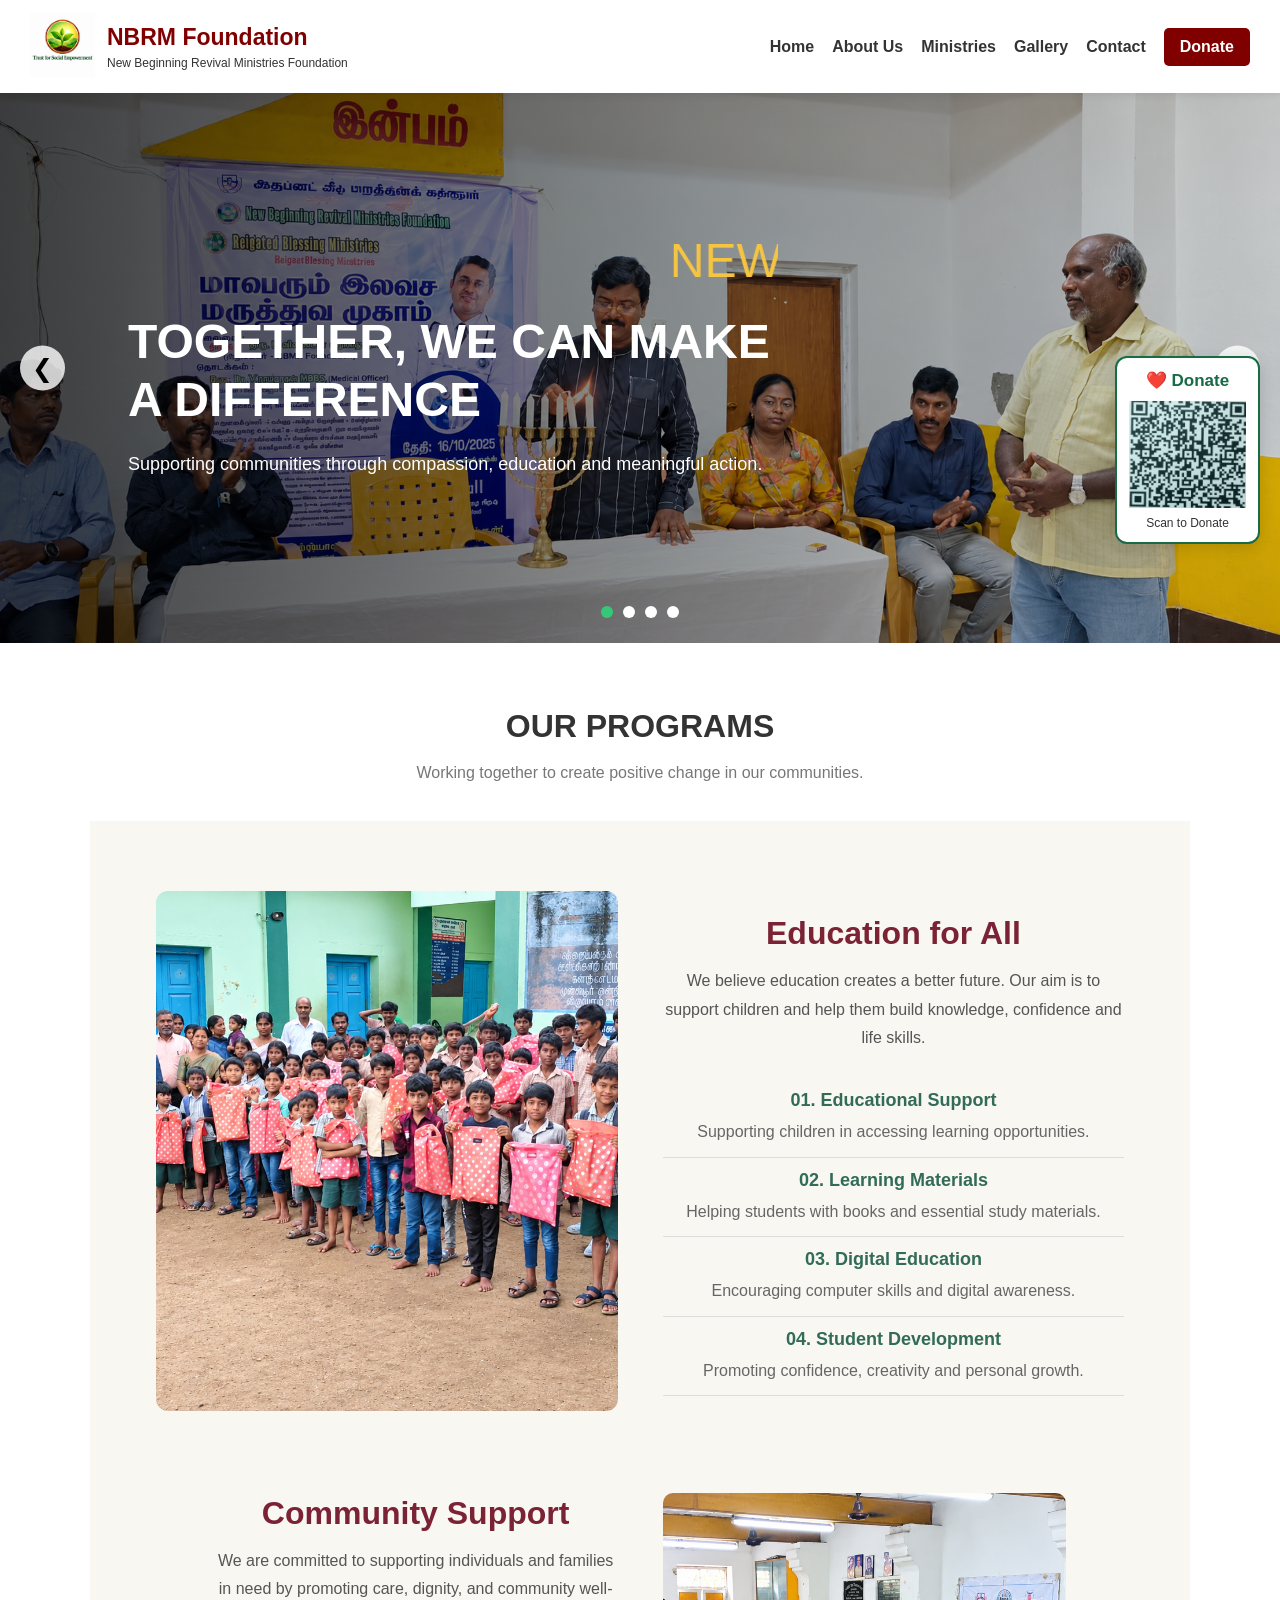
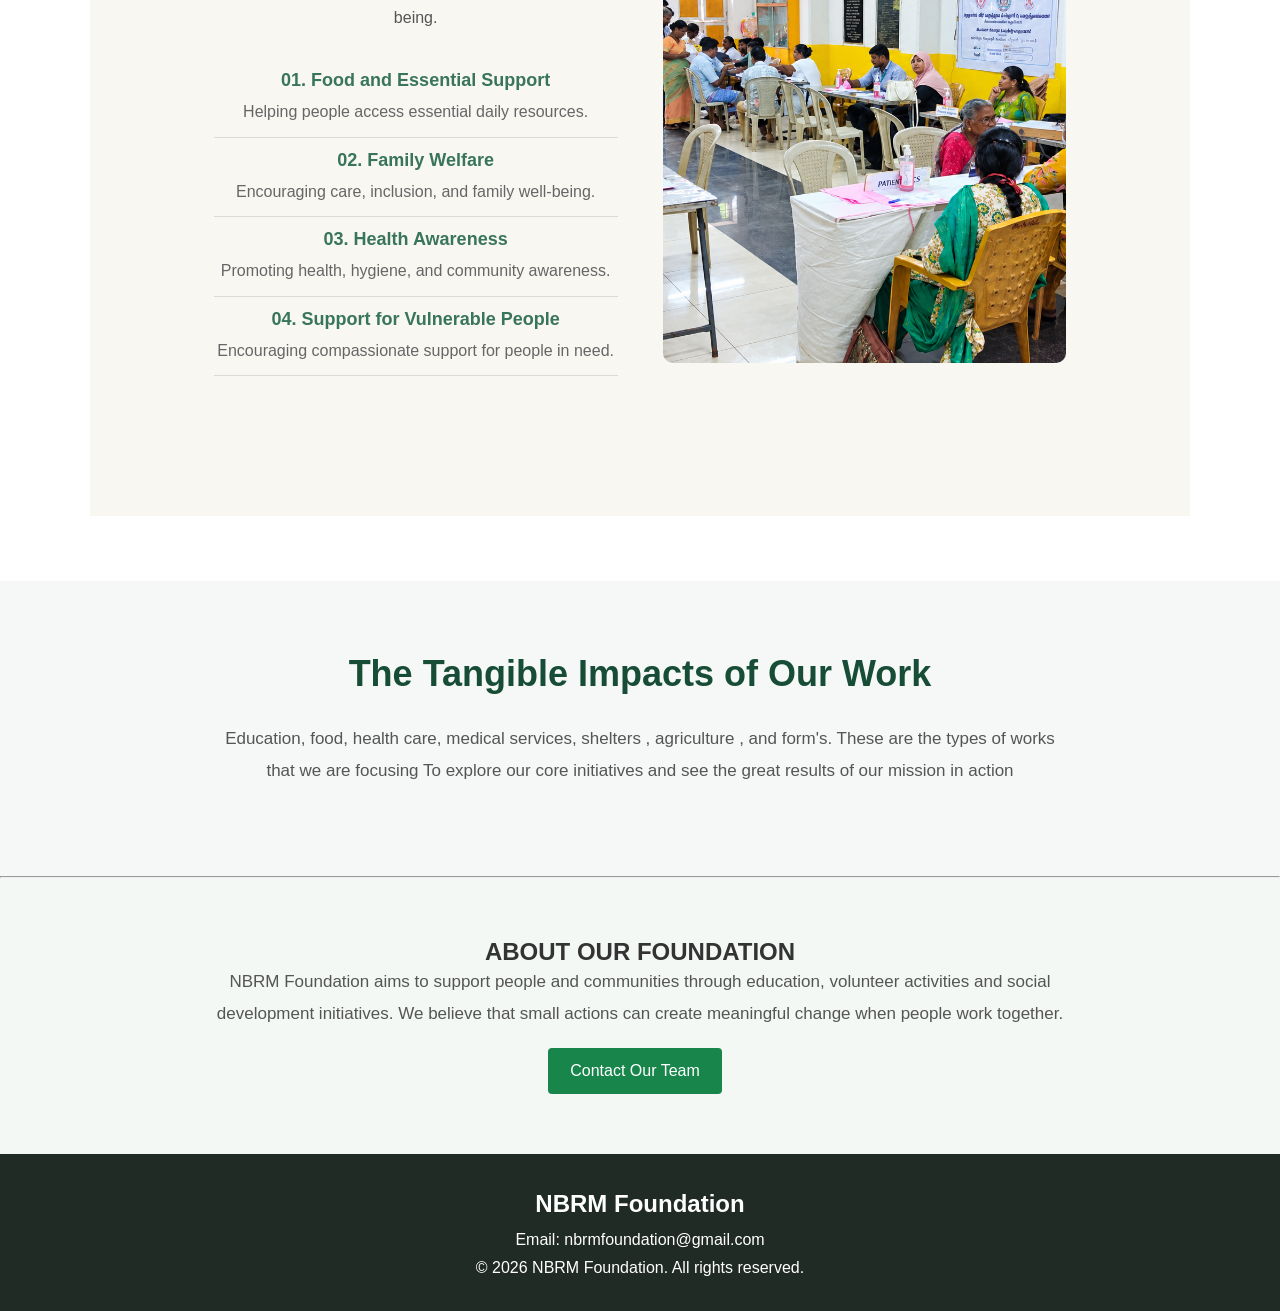
<file: index.html>
<!DOCTYPE html>
<html lang="en">
<head>
<meta charset="UTF-8">
<meta name="viewport" content="width=device-width, initial-scale=1.0">
<link rel="icon" type="png" href="Seedling Sunrise Trust Emblem.png">
<link rel="stylesheet" href="style.css">
<title>NBRM Foundation</title>
 
</head>

<body>


<header class="site-header">
  <div class="logo-section">
    <a href="index.html">
      <img src="Seedling Sunrise Trust Emblem.png"
           alt="NBRM Foundation Logo"
           class="logo">
    </a>

    <div class="brand-name">
      <h2>NBRM Foundation</h2>
      <p>New Beginning Revival Ministries Foundation</p>
    </div>
  </div>

  <nav>
    <a href="index.html"class="active">Home</a>
    <a href="about.html" class="active">About Us</a>
    <a href="ministries.html">Ministries</a>
    <a href="gallery.html">Gallery</a>
    <a href="contact.html">Contact</a>
    <a href="donation.html" class="donate-btn">Donate</a>
  </nav>
</header>
  

<!-- HOME SLIDER -->
<section class="slider" id="home">

    <div class="slide active"
         style="background-image:url('Community Medical Ceremony with Candle Lighting.png')">
        <div class="content">
            <marquee>NEW BEGINNING REVIVAL MINISTRIES FOUNDATION</marquee>
            <h1>TOGETHER, WE CAN MAKE A DIFFERENCE</h1>
            <p>
                Supporting communities through compassion,
                education and meaningful action.
            </p>
            
        </div>
    </div>

    <div class="slide"
         style="background-image:url('School\ Community\ Photo\ at\ a\ Teal\ School.png')">
        <div class="content">
            <marquee>NEW BEGINNING REVIVAL MINISTRIES FOUNDATION</marquee>
            <h1>EDUCATION FOR EVERY CHILD</h1>
            <p>
                Helping children access learning opportunities
                and build a brighter future.
            </p>
            
        </div>
    </div>

    <div class="slide"
         style="background-image:url('Busy\ Community\ Clinic\ Registration\ Hall.png')">
        <div class="content">
            <marquee>NEW BEGINNING REVIVAL MINISTRIES FOUNDATION</marquee>
            <h1>HELPING PEOPLE, CHANGING LIVES</h1>
            <p>
                Together with volunteers, we work towards
                stronger and healthier communities.
            </p>
            
        </div>
    </div>

    <div class="slide"
         style="background-image:url('horizontal.png')">
        <div class="content">
            <marquee>NEW BEGINNING REVIVAL MINISTRIES FOUNDATION</marquee>
            <h1>EDUCATION SUPPORT PROGRAM</h1>
            <p>
                Through education, care, and community support,
                that inspire hope and lasting change
            </p>
            
        </div>
    </div>

    <button class="arrow prev" onclick="changeSlide(-1)"
            aria-label="Previous slide">&#10094;</button>

    <button class="arrow next" onclick="changeSlide(1)"
            aria-label="Next slide">&#10095;</button>

    <div class="dots">
        <button class="dot active" onclick="showSlide(0)" aria-label="Slide 1"></button>
        <button class="dot" onclick="showSlide(1)" aria-label="Slide 2"></button>
        <button class="dot" onclick="showSlide(2)" aria-label="Slide 3"></button>
        <button class="dot" onclick="showSlide(3)" aria-label="Slide 4"></button>
    </div>
</section>

<!-- PROGRAMS -->
<section class="section" id="programs">
    <h2>OUR PROGRAMS</h2>
    <p class="subtitle">
        Working together to create positive change in our communities.
    </p>

    
<!-- Education Section -->
<section class="education-section" id="education">
    <div class="education-container">

        <!-- Left Side: Education Photo -->
        <div class="education-image">
            <img src="School Community Photo at a Teal School.png"
                 alt="Children learning and education">
        </div>

        <!-- Right Side: Education Topics -->
        <div class="education-content">
            <p class="section-label"></p>

            <h2>Education for All</h2>

            <p class="education-intro">
                We believe education creates a better future.
                Our aim is to support children and help them
                build knowledge, confidence and life skills.
            </p>

            <div class="education-topic">
                <h3>01. Educational Support</h3>
                <p>Supporting children in accessing learning opportunities.</p>
            </div>

            <div class="education-topic">
                <h3>02. Learning Materials</h3>
                <p>Helping students with books and essential study materials.</p>
            </div>

            <div class="education-topic">
                <h3>03. Digital Education</h3>
                <p>Encouraging computer skills and digital awareness.</p>
            </div>

            <div class="education-topic">
                <h3>04. Student Development</h3>
                <p>Promoting confidence, creativity and personal growth.</p>
            </div>

        </div>
    </div>


<!-- COMMUNITY SUPPORT SECTION -->
<section class="cs-section" id="community-support">

    <div class="cs-container">

        <!-- LEFT SIDE: CONTENT -->
        <div class="cs-content">

            <span class="cs-label"></span>

            <h2>Community Support</h2>

            <p class="cs-description">
                We are committed to supporting individuals and
                families in need by promoting care, dignity,
                and community well-being.
            </p>

            <div class="cs-item">
                <h3>01. Food and Essential Support</h3>
                <p>Helping people access essential daily resources.</p>
            </div>

            <div class="cs-item">
                <h3>02. Family Welfare</h3>
                <p>Encouraging care, inclusion, and family well-being.</p>
            </div>

            <div class="cs-item">
                <h3>03. Health Awareness</h3>
                <p>Promoting health, hygiene, and community awareness.</p>
            </div>

            <div class="cs-item">
                <h3>04. Support for Vulnerable People</h3>
                <p>Encouraging compassionate support for people in need.</p>
            </div>

        </div>

        <!-- RIGHT SIDE: IMAGE -->
        <div class="cs-image">
            <img src="Busy Community Clinic Registration Hall.png"
                 alt="Community support activities">
        </div>

    </div>

</section>

</section>

</section>


<!-- Fixed Donation QR Widget -->
<div class="donate-widget">
    <h3>❤️ Donate</h3>

    <img src="scan.jpeg"
         alt="NBRM Foundation Donation QR Code">

    <p>Scan to Donate</p>
</div>


<section class="impact-section">
    <div class="impact-content">
        <h2>The Tangible Impacts of Our Work</h2>

        <p>
           Education, food, health care, medical services, shelters , agriculture , and form's. 
These are the types of works that we are focusing 
 To explore our core initiatives and see the great results of our mission in action
        </p>

        
    </div>
</section>

<hr>

<!-- ABOUT -->
<section class="about" id="about">
    <h2>ABOUT OUR FOUNDATION</h2>
    <p>
        NBRM Foundation aims to support people and communities
        through education, volunteer activities and social
        development initiatives. We believe that small actions
        can create meaningful change when people work together.
    </p>
    <a href="contact.html" class="btn">Contact Our Team</a>
</section>

<!-- CONTACT -->
<footer id="contact">
    <h2>NBRM Foundation</h2>
    <p>Email: nbrmfoundation@gmail.com</p>
    
    <p>&copy; 2026 NBRM Foundation. All rights reserved.</p>
</footer>

<script>
const slides = document.querySelectorAll(".slide");
const dots = document.querySelectorAll(".dot");

let currentSlide = 0;
let slideTimer;

function showSlide(index) {
    slides[currentSlide].classList.remove("active");
    dots[currentSlide].classList.remove("active");

    currentSlide = (index + slides.length) % slides.length;

    slides[currentSlide].classList.add("active");
    dots[currentSlide].classList.add("active");

    startAutoSlide();
}

function changeSlide(direction) {
    showSlide(currentSlide + direction);
}

function startAutoSlide() {
    clearInterval(slideTimer);

    slideTimer = setInterval(function() {
        showSlide(currentSlide + 1);
    }, 4000);
}

startAutoSlide();
</script>

</body>
</html>
</file>
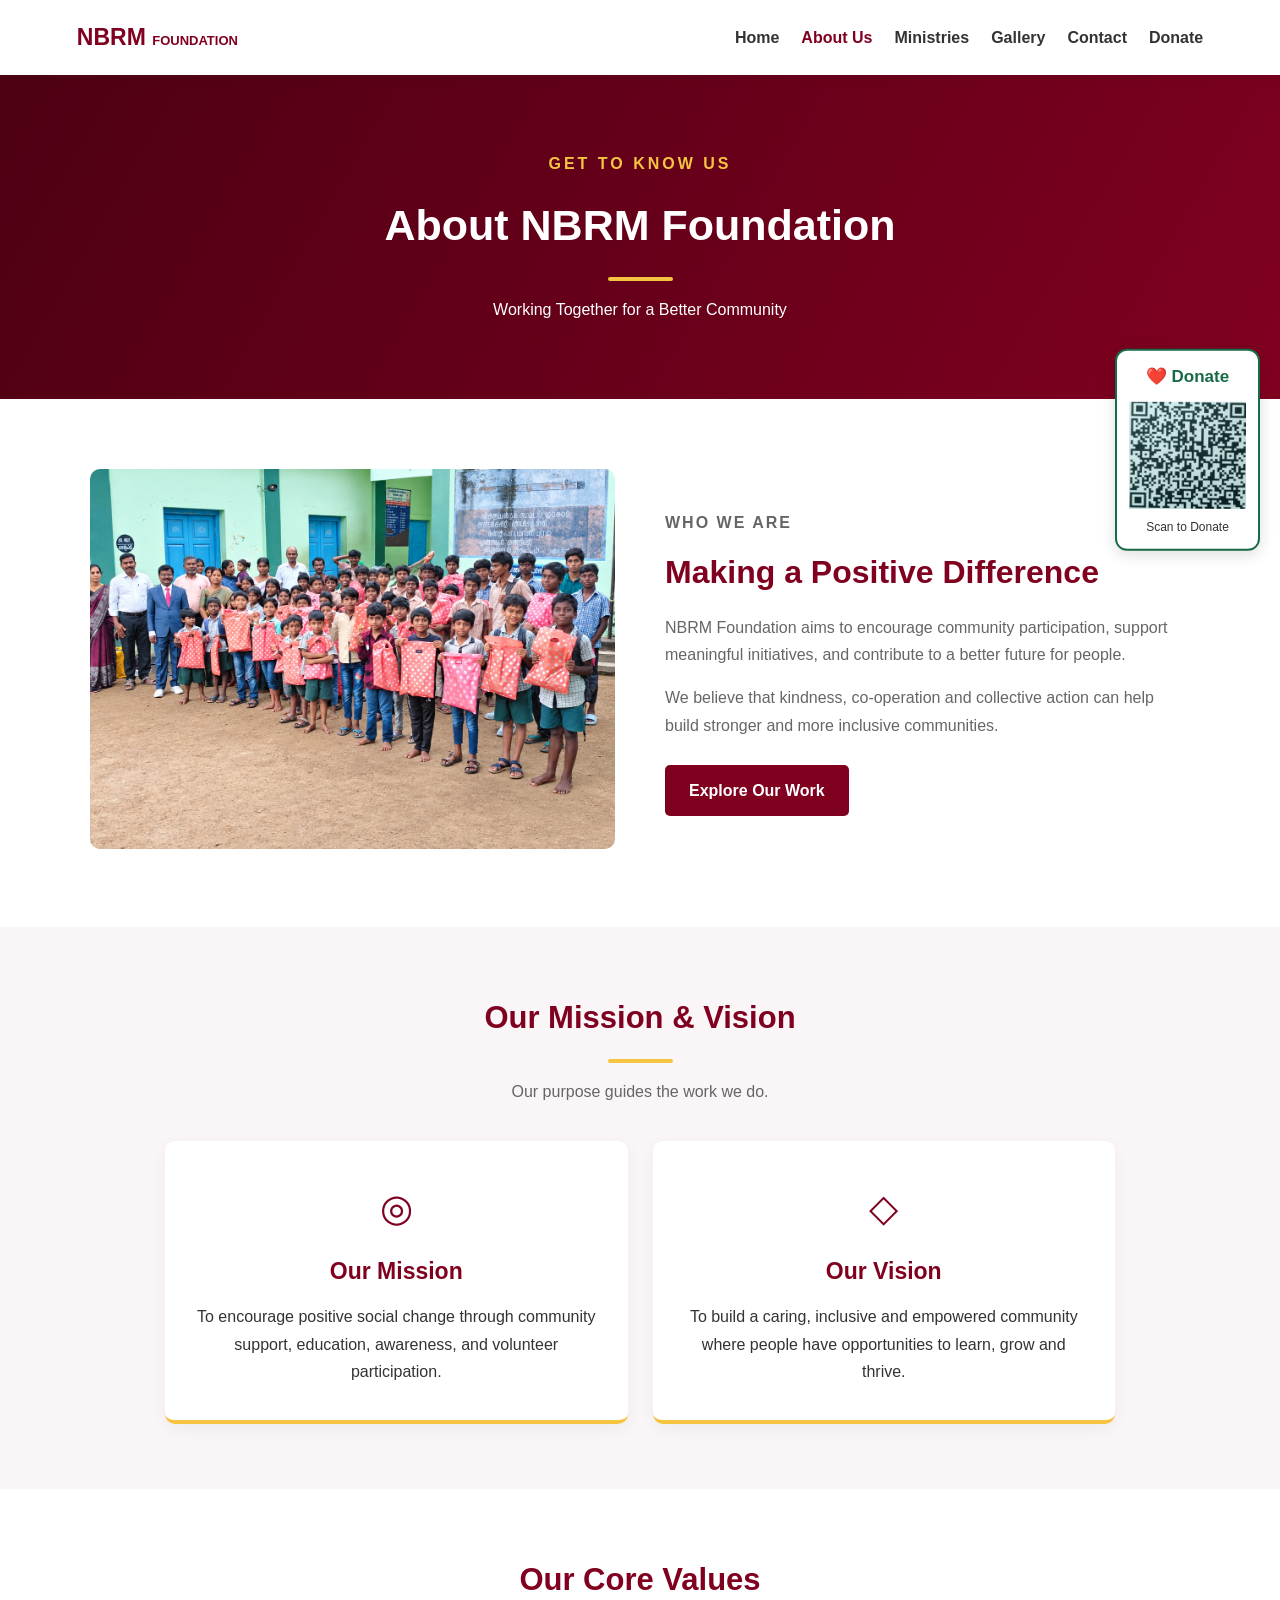
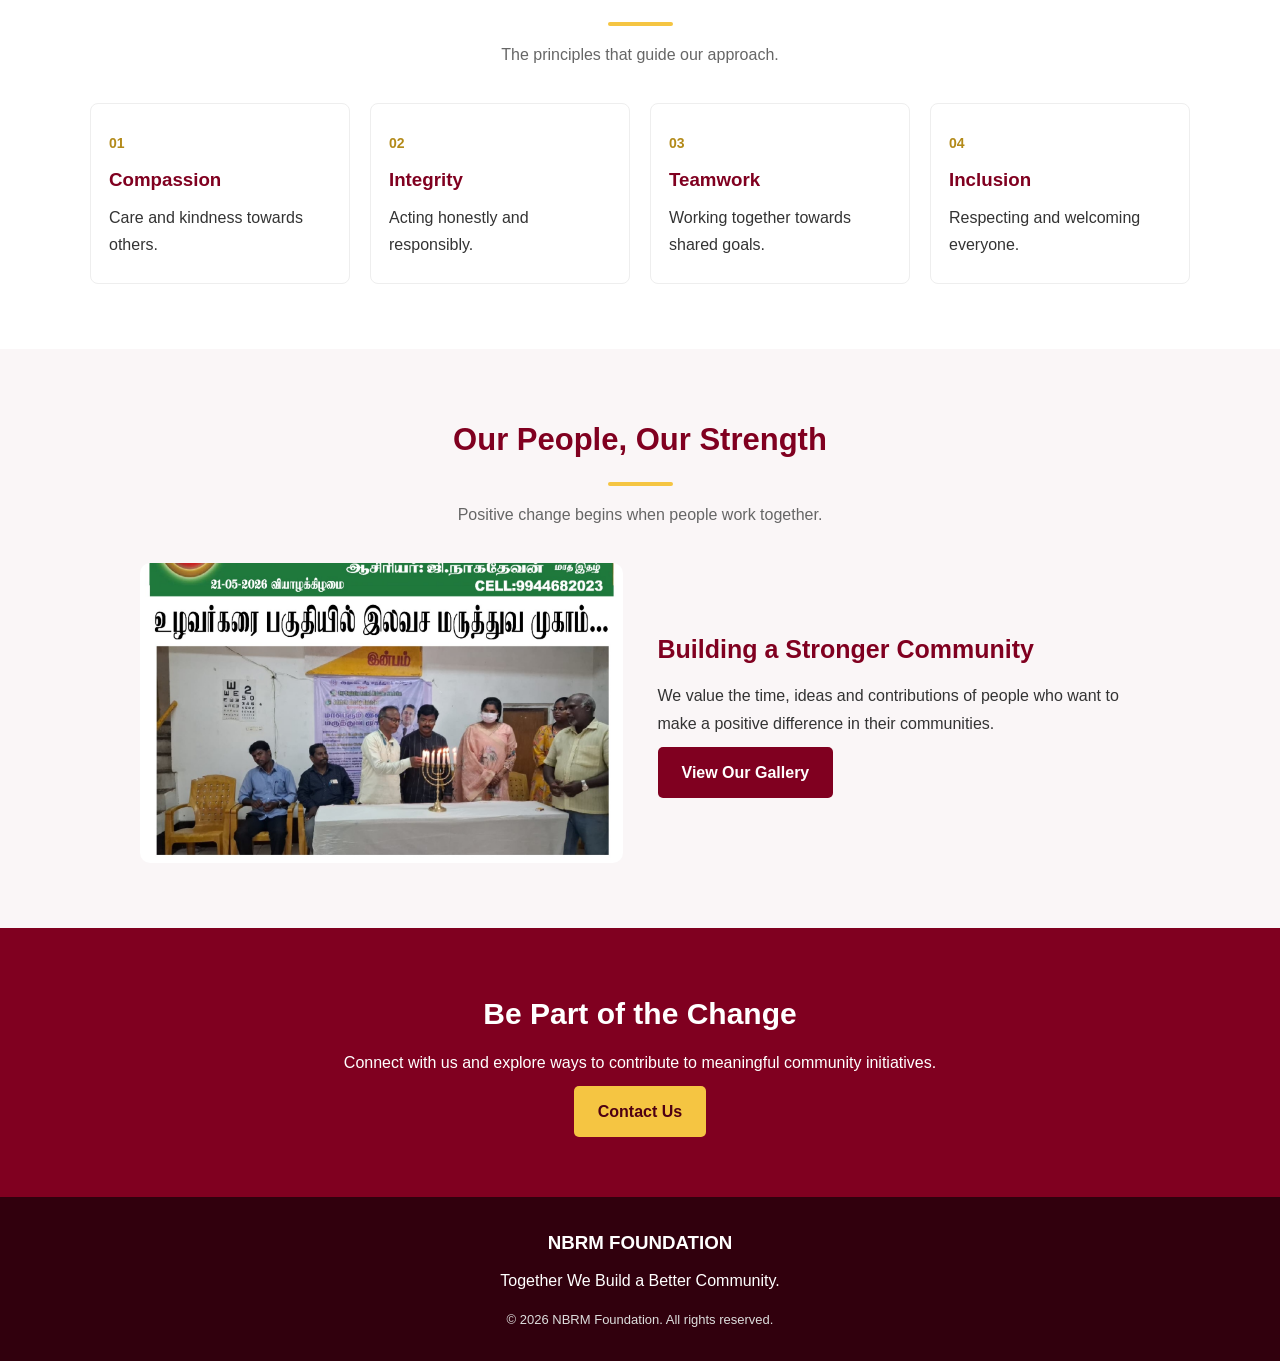
<file: about.html>
<!DOCTYPE html>
<html lang="en">
<head>
    <meta charset="UTF-8">
    <meta name="viewport" content="width=device-width, initial-scale=1.0">

    <title>About Us | NBRM Foundation</title>
    <link rel="stylesheet" href="about.css">
    <link rel="icon" type="png" href="Seedling Sunrise Trust Emblem.png">
</head>
<body>

<!-- Header -->
<header class="header">
    <a href="index.html" class="logo">
        NBRM <span>FOUNDATION</span>
    </a>

    <nav>
        <a href="index.html">Home</a>
        <a href="about.html" class="active">About Us</a>
        <a href="ministries.html">Ministries</a>
        <a href="gallery.html">Gallery</a>
        <a href="contact.html">Contact</a>
        <a href="donation.html" class="donate-btn">Donate</a>
    </nav>
</header>

<!-- Hero -->
<section class="hero">
    <p>GET TO KNOW US</p>
    <h1>About NBRM Foundation</h1>
    <div class="gold-line"></div>
    <p class="hero-text">
        Working Together for a Better Community
    </p>
</section>

<!-- About Introduction -->
<section class="about-section">
    <div class="about-image">
        <img src="School Community Photo at a Teal School.png"
             alt="Foundation community team">
    </div>

    <div class="about-content">
        <p class="small-title">WHO WE ARE</p>
        <h2>Making a Positive Difference</h2>

        <p>
            NBRM Foundation aims to encourage community
            participation, support meaningful initiatives,
            and contribute to a better future for people.
        </p>

        <p>
            We believe that kindness, co-operation and
            collective action can help build stronger
            and more inclusive communities.
        </p>

        <a href="ministries.html" class="btn">
            Explore Our Work
        </a>
    </div>
</section>

<!-- Mission and Vision -->
<section class="mission-section">
    <div class="section-heading">
        <h2>Our Mission & Vision</h2>
        <div class="gold-line"></div>
        <p>Our purpose guides the work we do.</p>
    </div>

    <div class="mission-grid">

        <div class="mission-card">
            <div class="symbol">◎</div>
            <h3>Our Mission</h3>
            <p>
                To encourage positive social change through
                community support, education, awareness,
                and volunteer participation.
            </p>
        </div>

        <div class="mission-card">
            <div class="symbol">◇</div>
            <h3>Our Vision</h3>
            <p>
                To build a caring, inclusive and empowered
                community where people have opportunities
                to learn, grow and thrive.
            </p>
        </div>

    </div>
</section>

<!-- Values -->
<section class="values-section">
    <div class="section-heading">
        <h2>Our Core Values</h2>
        <div class="gold-line"></div>
        <p>The principles that guide our approach.</p>
    </div>

    <div class="values-grid">
        <div class="value-card">
            <span>01</span>
            <h3>Compassion</h3>
            <p>Care and kindness towards others.</p>
        </div>

        <div class="value-card">
            <span>02</span>
            <h3>Integrity</h3>
            <p>Acting honestly and responsibly.</p>
        </div>

        <div class="value-card">
            <span>03</span>
            <h3>Teamwork</h3>
            <p>Working together towards shared goals.</p>
        </div>

        <div class="value-card">
            <span>04</span>
            <h3>Inclusion</h3>
            <p>Respecting and welcoming everyone.</p>
        </div>
    </div>
</section>
<!-- Fixed Donation QR Widget -->
<div class="donate-widget">
    <h3>❤️ Donate</h3>

    <img src="scan.jpeg"
         alt="NBRM Foundation Donation QR Code">

    <p>Scan to Donate</p>
</div>
<!-- Team -->
<section class="team-section">
    <div class="section-heading">
        <h2>Our People, Our Strength</h2>
        <div class="gold-line"></div>
        <p>
            Positive change begins when people work together.
        </p>
    </div>

    <div class="team-content">
        <img src="king maker.jpeg"
             alt="Community volunteers working together">

        <div>
            <h3>Building a Stronger Community</h3>
            <p>
                We value the time, ideas and contributions
                of people who want to make a positive
                difference in their communities.
            </p>
            <a href="gallery.html" class="btn">
                View Our Gallery
            </a>
        </div>
    </div>
</section>

<!-- Call to Action -->
<section class="join-section">
    <h2>Be Part of the Change</h2>
    <p>
        Connect with us and explore ways to contribute
        to meaningful community initiatives.
    </p>
    <a href="contact.html" class="join-btn">Contact Us</a>
</section>

<!-- Footer -->
<footer>
    <h3>NBRM FOUNDATION</h3>
    <p>Together We Build a Better Community.</p>
    
    <p class="copyright">
        © 2026 NBRM Foundation. All rights reserved.
    </p>
</footer>

<script src="about.js"></script>
</body>
</html>
</file>
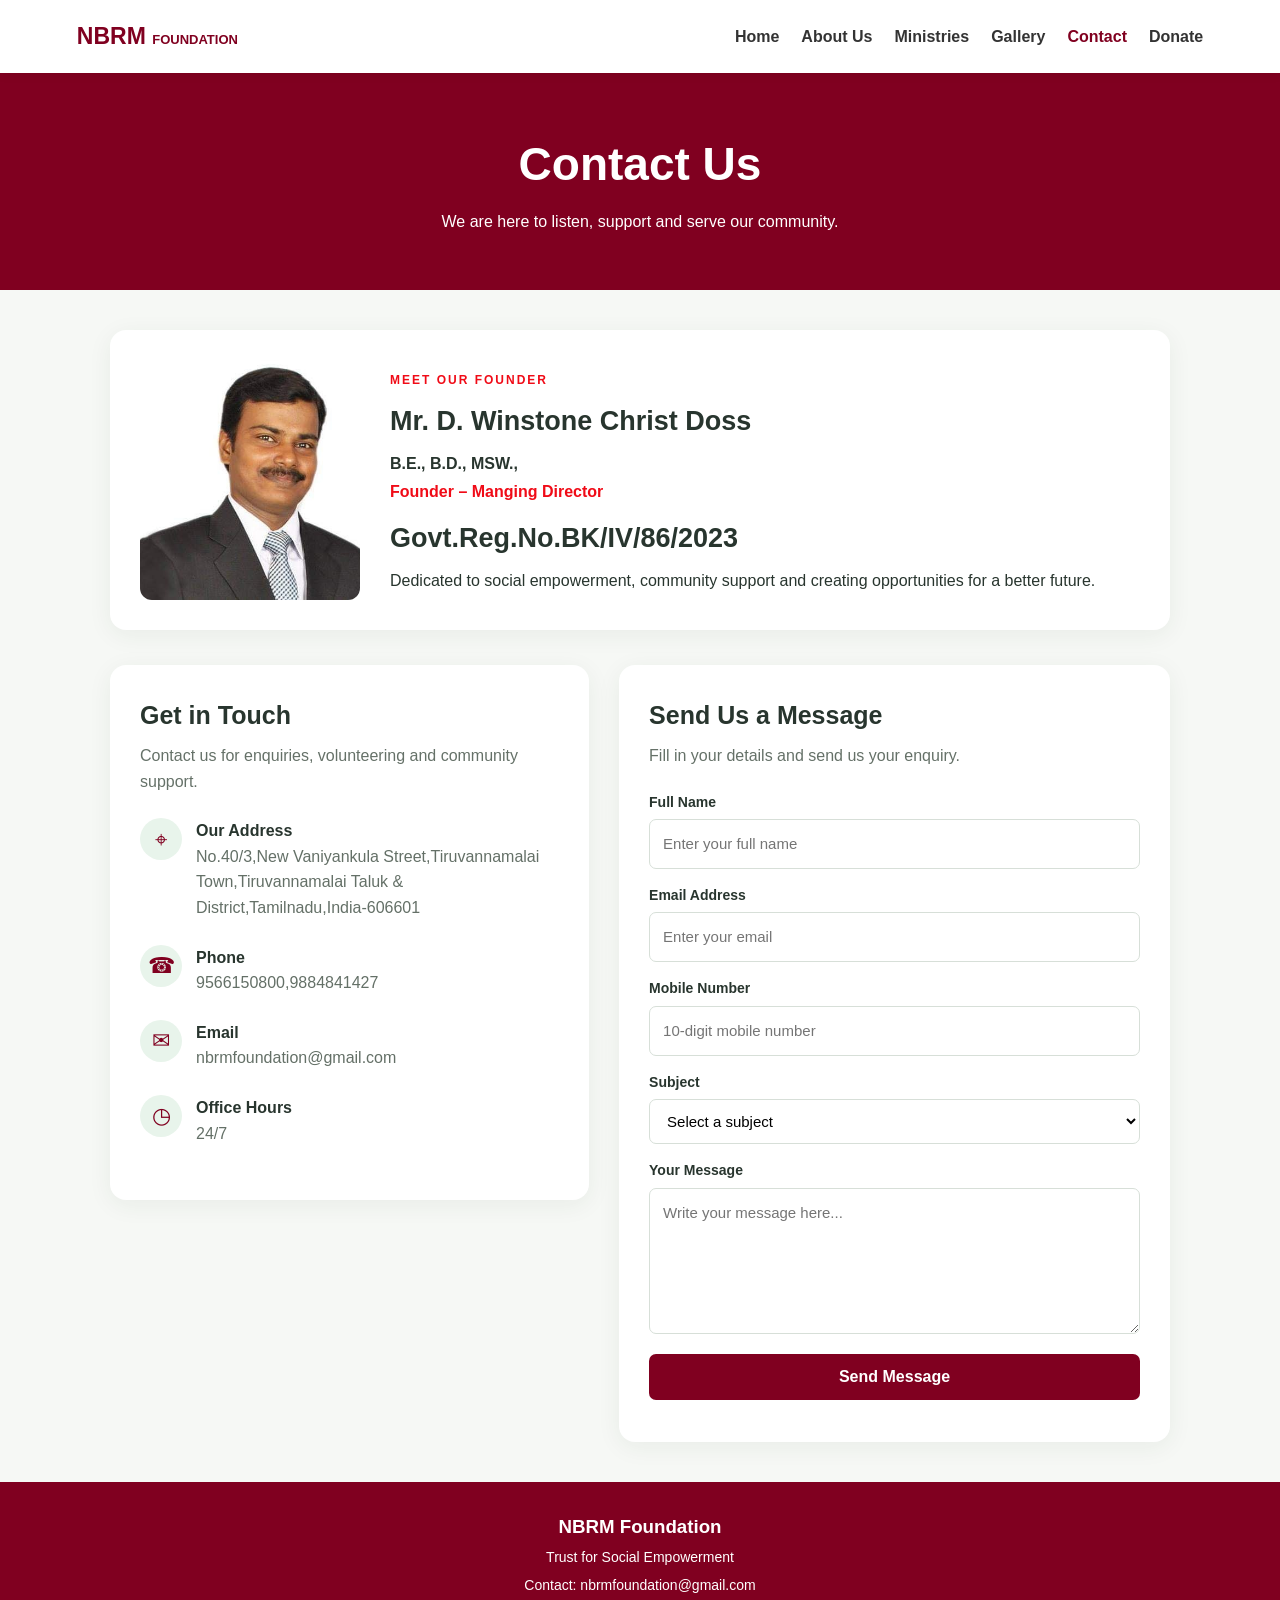
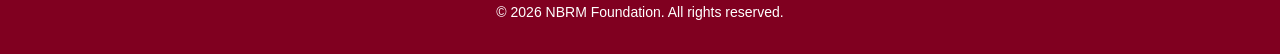
<file: contact.html>
<!DOCTYPE html>
<html lang="en">
<head>
  <meta charset="UTF-8">
  <meta name="viewport" content="width=device-width, initial-scale=1.0">
  <title>Contact Us | NBRM Foundation</title>
  <link rel="stylesheet" href="contact.css">
</head>
<body>

<header class="header">
    <a href="index.html" class="logo">
        NBRM <span>FOUNDATION</span>
    </a>

    <nav>
        <a href="index.html">Home</a>
        <a href="about.html" ">About Us</a>
        <a href="ministries.html">Ministries</a>
        <a href="gallery.html">Gallery</a>
        <a href="contact.html"class="active">Contact</a>
        <a href="donation.html" class="donate-btn">Donate</a>
    </nav>
</header>

<section class="hero">
  <h1>Contact Us</h1>
  <p>We are here to listen, support and serve our community.</p>
</section>

<main class="container">

  <!-- Founder profile -->
  <section class="founder-card">
    <div class="founder-image">
      <img src="PROFILE.jpeg"
           alt="Founder of NBRM Foundation"
           onerror="this.style.display='none';
           document.getElementById('photoFallback').style.display='flex';">

      <div id="photoFallback" class="photo-fallback">
        Add Founder Photo
      </div>
    </div>

    <div class="founder-info">
      <span class="eyebrow">MEET OUR FOUNDER</span>
      <h2>Mr. D. Winstone Christ Doss</h2>
      <p class="qualification">B.E., B.D., MSW.,</p>
      <p class="role">Founder – Manging Director </p>
      <h2>Govt.Reg.No.BK/IV/86/2023</h2>
      <p>
        Dedicated to social empowerment, community support
        and creating opportunities for a better future.
      </p>
    </div>
  </section>

  <!-- Contact details -->
  <section class="contact-grid">

    <div class="contact-info">
      <h2>Get in Touch</h2>
      <p>Contact us for enquiries, volunteering and community support.</p>

      <div class="info-item">
        <span class="info-icon">⌖</span>
        <div>
          <h3>Our Address</h3>
          <p>No.40/3,New Vaniyankula Street,Tiruvannamalai Town,Tiruvannamalai Taluk & District,Tamilnadu,India-606601</p>
        </div>
      </div>

      <div class="info-item">
        <span class="info-icon">☎</span>
        <div>
          <h3>Phone</h3>
          <p>9566150800,9884841427</p>
        </div>
      </div>

      <div class="info-item">
        <span class="info-icon">✉</span>
        <div>
          <h3>Email</h3>
          <a href="mailto:nbrmfoundation@gmail.com">
            nbrmfoundation@gmail.com
          </a>
        </div>
      </div>

      <div class="info-item">
        <span class="info-icon">◷</span>
        <div>
          <h3>Office Hours</h3>
          <p>24/7</p>
        </div>
      </div>
    </div>

    <!-- Contact form -->
    <div class="contact-form-card">
      <h2>Send Us a Message</h2>
      <p>Fill in your details and send us your enquiry.</p>

      <form id="contactForm">
        <label for="name">Full Name</label>
        <input id="name" name="name" type="text"
               placeholder="Enter your full name" required>

        <label for="email">Email Address</label>
        <input id="email" name="email" type="email"
               placeholder="Enter your email" required>

        <label for="phone">Mobile Number</label>
        <input id="phone" name="phone" type="tel"
               inputmode="numeric" pattern="[0-9]{10}"
               placeholder="10-digit mobile number" required>

        <label for="subject">Subject</label>
        <select id="subject" name="subject" required>
          <option value="">Select a subject</option>
          <option>General Enquiry</option>
          <option>Community Support</option>
          <option>Volunteering</option>
          <option>Donation Enquiry</option>
          <option>Other</option>
        </select>

        <label for="message">Your Message</label>
        <textarea id="message" name="message" rows="5"
                  placeholder="Write your message here..."
                  required></textarea>

        <button type="submit" id="submitBtn">Send Message</button>
        <p id="formStatus" role="status" aria-live="polite"></p>
      </form>
    </div>

  </section>
</main>

<footer>
  <h3>NBRM Foundation</h3>
  <p>Trust for Social Empowerment</p>
  <p>Contact: nbrmfoundation@gmail.com</p>
  <p>© <span id="year"></span> NBRM Foundation. All rights reserved.</p>
</footer>

<script src="contact.js"></script>
</body>
</html>
</file>
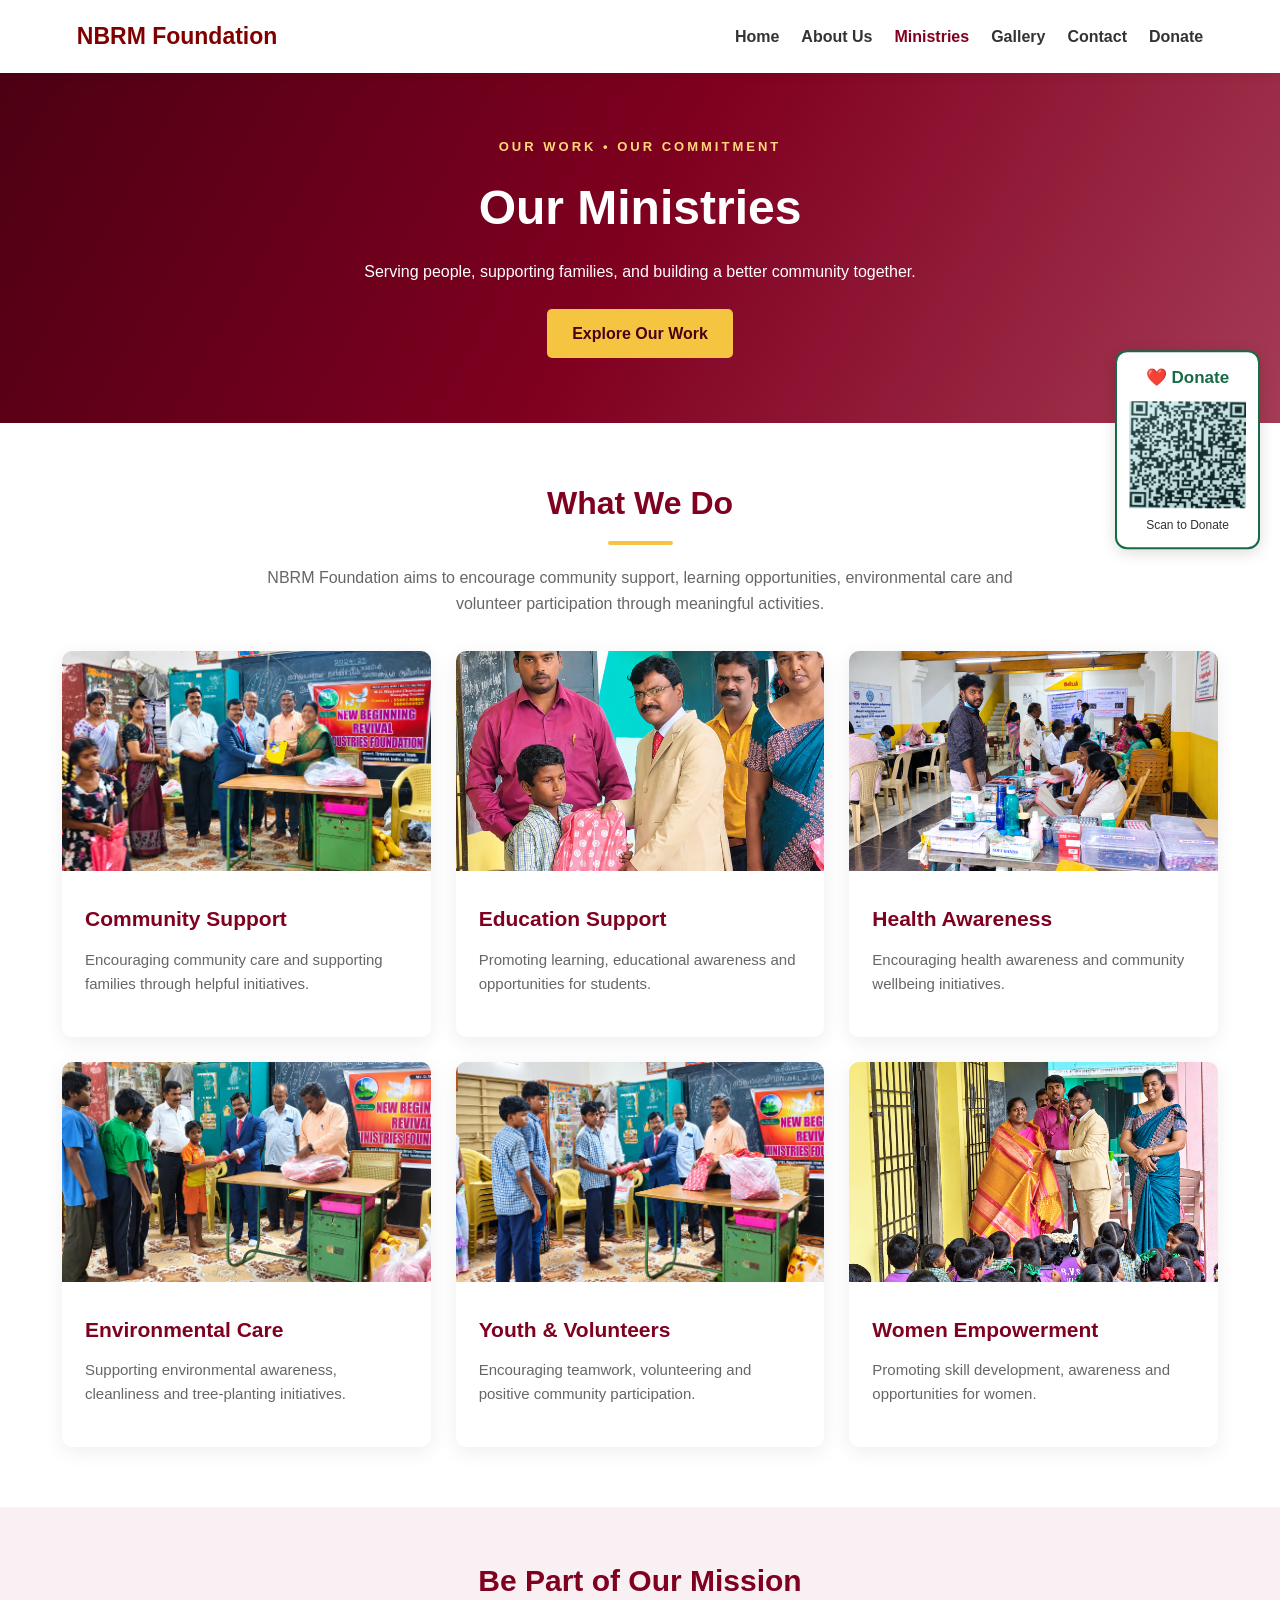
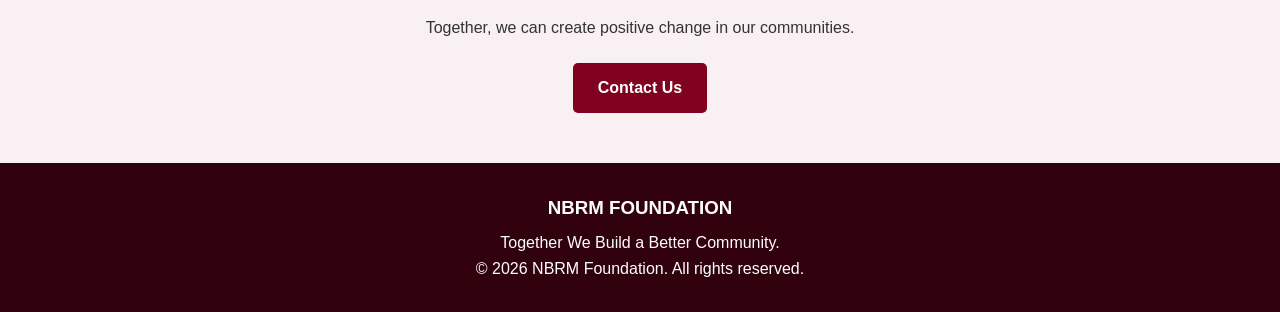
<file: ministries.html>
<!DOCTYPE html>
<html lang="en">
<head>
    <meta charset="UTF-8">
    <meta name="viewport" content="width=device-width, initial-scale=1.0">

    <title>Our Ministries | NBRM Foundation</title>
    <link rel="stylesheet" href="ministries.css">
    <link rel="icon" type="png" href="Seedling Sunrise Trust Emblem.png">
</head>
<body>

<!-- Header -->
<header class="header">
    <div class="logo-section">
    

    <div class="brand-name">
      <h2>NBRM Foundation</h2>
    
    </div>
  </div>


    <nav>
        <a href="index.html">Home</a>
        <a href="about.html">About Us</a>
        <a href="ministries.html" class="active">Ministries</a>
        <a href="gallery.html">Gallery</a>
        <a href="contact.html">Contact</a>
        <a href="donation.html" class="donate-btn">Donate</a>
    </nav>
</header>

<!-- Hero Section -->
<section class="hero">
    <div>
        <p class="subtitle">OUR WORK • OUR COMMITMENT</p>
        <h1>Our Ministries</h1>
        <p>
            Serving people, supporting families,
            and building a better community together.
        </p>
        <a href="#services" class="hero-btn">Explore Our Work</a>
    </div>
</section>

<!-- Introduction -->
<section class="intro">
    <h2>What We Do</h2>
    <div class="line"></div>
    <p>
        NBRM Foundation aims to encourage community support,
        learning opportunities, environmental care and
        volunteer participation through meaningful activities.
    </p>
</section>

<!-- Ministry Cards -->
<section class="services" id="services">

    <article class="card">
        <img src="Community Donation Ceremony in Classroom.png"
             alt="Community support">
        <div class="card-content">
            <span class="number"></span>
            <h3>Community Support</h3>
            <p>
                Encouraging community care and supporting
                families through helpful initiatives.
            </p>
           
        </div>
    </article>

    <article class="card">
        <img src="comunity.png"
             alt="Education support">
        <div class="card-content">
            <span class="number"></span>
            <h3>Education Support</h3>
            <p>
                Promoting learning, educational awareness
                and opportunities for students.
            </p>
            
        </div>
    </article>

    <article class="card">
        <img src="awarw.png"
             alt="Health awareness">
        <div class="card-content">
            <span class="number"></span>
            <h3>Health Awareness</h3>
            <p>
                Encouraging health awareness and
                community wellbeing initiatives.
            </p>
            
        </div>
    </article>

    <article class="card">
        <img src="school.png"
             alt="Environmental care">
        <div class="card-content">
            <span class="number"></span>
            <h3>Environmental Care</h3>
            <p>
                Supporting environmental awareness,
                cleanliness and tree-planting initiatives.
            </p>
            
        </div>
    </article>

    <article class="card">
        <img src="events.png "
             alt="Community volunteers">
        <div class="card-content">
            <span class="number"></span>
            <h3>Youth & Volunteers</h3>
            <p>
                Encouraging teamwork, volunteering
                and positive community participation.
            </p>
            
        </div>
    </article>

    <article class="card">
        <img src="School Ceremony Shawl Presentation.png"
             alt="Women skill development">
        <div class="card-content">
            <span class="number"></span>
            <h3>Women Empowerment</h3>
            <p>
                Promoting skill development, awareness
                and opportunities for women.
            </p>
            
        </div>
    </article>

</section>

<!-- Volunteer Section -->
<section class="join">
    <h2>Be Part of Our Mission</h2>
    <p>
        Together, we can create positive change
        in our communities.
    </p>
    <a href="contact.html" class="join-btn">Contact Us</a>
</section>
<!-- Fixed Donation QR Widget -->
<div class="donate-widget">
    <h3>❤️ Donate</h3>

    <img src="scan.jpeg"
         alt="NBRM Foundation Donation QR Code">

    <p>Scan to Donate</p>
</div>
<!-- Footer -->
<footer>
    <h3>NBRM FOUNDATION</h3>
    <p>Together We Build a Better Community.</p>
    <p>© 2026 NBRM Foundation. All rights reserved.</p>
</footer>

<script src="ministries.js"></script>
</body>
</html>
</file>
<file: style.css>
* {
    margin: 0;
    padding: 0;
    box-sizing: border-box;
}

body {
    font-family: Arial, sans-serif;
    color: #333;
}

/* Header */

.site-header {
  display: flex;
  align-items: center;
  justify-content: space-between;
  padding: 12px 30px;
  background: white;
  box-shadow: 0 2px 8px #00000015;
  position: sticky;
  top: 0;
  z-index: 1000;
}

.logo-section {
  display: flex;
  align-items: center;
  gap: 12px;
}

.logo {
  width: 65px;
  height: 65px;
  object-fit: contain;
}


.brand-name h2 {
  margin: 0;
  color: #800000;
  font-size: 23px;
}

.brand-name p {
  margin: 5px 0 0;
  font-size: 12px;
}

.site-header nav {
  display: flex;
  align-items: center;
  gap: 18px;
}

.site-header nav a {
  text-decoration: none;
  color: #333;
  font-weight: 600;
}

.site-header nav .donate-btn {
  background: #800000;
  color: white;
  padding: 10px 16px;
  border-radius: 5px;
}

@media (max-width: 768px) {
  .site-header {
    flex-wrap: wrap;
    gap: 15px;
  }

  .brand-name h2 {
    font-size: 18px;
  }

  .site-header nav {
    flex-wrap: wrap;
    gap: 12px;
  }
}
/* Home Slider */
.slider {
    height: 550px;
    position: relative;
    overflow: hidden;
}

.slide {
    position: absolute;
    inset: 0;
    display: flex;
    align-items: center;
    padding: 0 10%;
    background-size: cover;
    background-position: center;
    opacity: 0;
    transition: opacity 1s ease;
}

.slide.active {
    opacity: 1;
}

.slide::before {
    content: "";
    position: absolute;
    inset: 0;
    background: linear-gradient(
        90deg,
        rgba(0,0,0,.75),
        rgba(0,0,0,.15)
    );
}

.content {
    position: relative;
    z-index: 2;
    color: white;
    max-width: 650px;
}
.content marquee {
    position: relative;
    color: #F5C542;
    font-size: 48px;
    margin-bottom: 20px;
    line-height: 1.2;
    font:italic;
}

.content h1 {
    font-size: 48px;
    margin-bottom: 20px;
    line-height: 1.2;
}

.content p {
    font-size: 18px;
    line-height: 1.7;
    margin-bottom: 25px;
}

.btn {
    display: inline-block;
    padding: 14px 22px;
    margin-right: 10px;
    background: #18864b;
    color: white;
    text-decoration: none;
    border-radius: 4px;
}

.btn:hover {
    background: #116537;
}


.community-container {
    display: grid;
    grid-template-columns: 1fr 1fr;
    align-items: center;
    gap: 40px;
}

.community-content {
    grid-column: 1;
    grid-row: 1;
}

.community-image {
    grid-column: 2;
    grid-row: 1;
}

.community-image img {
    width: 100%;
    height: 430px;
    object-fit: cover;
    border-radius: 12px;
}

@media (max-width: 768px) {
    .community-container {
        grid-template-columns: 1fr;
    }

    .community-content,
    .community-image {
        grid-column: 1;
        grid-row: auto;
    }
}



/* Education Section */
.education-section {
    padding: 70px 6%;
    background: #f8f7f2;
}

.education-container {
    max-width: 1200px;
    margin: auto;
    display: grid;
    grid-template-columns: 1fr 1fr;
    gap: 45px;
    align-items: center;
}

/* Left image */
.education-image img {
    width: 100%;
    height: 520px;
    object-fit: cover;
    display: block;
    border-radius: 12px;
}

/* Right content */
.education-content {
    color: #333;
}

.section-label {
    color: #8a2638;
    font-weight: bold;
    letter-spacing: 2px;
    font-size: 13px;
}

.education-content h2 {
    color: #7b2335;
    font-size: 36px;
    margin: 10px 0 18px;
}

.education-intro {
    line-height: 1.8;
    color: #555;
    margin-bottom: 25px;
}

.education-topic {
    padding: 12px 0;
    border-bottom: 1px solid #ddd;
}

.education-topic h3 {
    font-size: 18px;
    color: #326b58;
    margin: 0 0 8px;
}

.education-topic p {
    line-height: 1.6;
    color: #666;
    margin: 0;
}

/* Mobile responsive */
@media (max-width: 768px) {
    .education-section {
        padding: 35px 5%;
    }

    .education-container {
        grid-template-columns: 1fr;
        gap: 25px;
    }

    .education-image img {
        height: 300px;
    }

    .education-content h2 {
        font-size: 28px;
    }
}



/* Education Section */
.community-section {
    padding: 70px 6%;
    background: #f8f7f2;
}

.community-container {
    max-width: 1200px;
    margin: auto;
    display: grid;
    grid-template-columns: 1fr 1fr;
    gap: 45px;
    align-items: center;
}

/* Left image */
.community-image img {
    width: 100%;
    height: 520px;
    object-fit: cover;
    display: block;
    border-radius: 12px;
}

/* Right content */
.community-content {
    color: #333;
}

.section-label {
    color: #8a2638;
    font-weight: bold;
    letter-spacing: 2px;
    font-size: 13px;
}

.community-content h2 {
    color: #7b2335;
    font-size: 36px;
    margin: 10px 0 18px;
}

.community-intro {
    line-height: 1.8;
    color: #555;
    margin-bottom: 25px;
}

.community-topic {
    padding: 12px 0;
    border-bottom: 1px solid #ddd;
}

.community-topic h3 {
    font-size: 18px;
    color: #326b58;
    margin: 0 0 8px;
}

.community-topic p {
    line-height: 1.6;
    color: #666;
    margin: 0;
}

/* Mobile responsive */
@media (max-width: 768px) {
    .community-section {
        padding: 35px 5%;
    }

    .community-container {
        grid-template-columns: 1fr;
        gap: 25px;
    }

    .community-image img {
        height: 300px;
    }

    .community-content h2 {
        font-size: 28px;
    }
}




/* Community Support Layout */
.support-section {
    width: 100%;
    padding: 50px 20px;
    background-color: #f8f7f2;
    box-sizing: border-box;
}

.support-row {
    display: flex !important;
    flex-direction: row !important;
    align-items: center;
    gap: 35px;
    max-width: 1200px;
    margin: 0 auto;
}

.support-text {
    flex: 1 1 50%;
    min-width: 0;
}

.support-photo {
    flex: 1 1 50%;
    min-width: 0;
}

.support-photo img {
    display: block;
    width: 100%;
    height: 400px;
    object-fit: cover;
    border-radius: 10px;
}

.support-text h2 {
    color: #7b2335;
    font-size: 32px;
    margin-bottom: 15px;
}

.support-text h3 {
    color: #39745d;
    font-size: 18px;
    margin-top: 20px;
    margin-bottom: 5px;
}

.support-text p {
    color: #555;
    line-height: 1.7;
}

/* Mobile Screen */
@media screen and (max-width: 768px) {
    .support-row {
        flex-direction: column !important;
    }

    .support-text,
    .support-photo {
        width: 100%;
        flex: 0 0 100%;
    }

    .support-photo img {
        height: 280px;
    }
}



/* COMMUNITY SUPPORT */
.cs-section {
    padding: 70px 6%;
    background: #f8f7f2;
    box-sizing: border-box;
}

.cs-container {
    max-width: 1200px;
    margin: 0 auto;
    display: flex;
    align-items: center;
    gap: 45px;
}

.cs-content {
    width: 50%;
    flex: 1;
}

.cs-label {
    color: #a17a32;
    font-size: 13px;
    font-weight: bold;
    letter-spacing: 2px;
}

.cs-content h2 {
    color: #7b2335;
    font-size: 36px;
    margin: 14px 0;
}

.cs-description {
    color: #555;
    line-height: 1.8;
    margin-bottom: 25px;
}

.cs-item {
    padding: 12px 0;
    border-bottom: 1px solid #dedbd4;
}

.cs-item h3 {
    color: #39745d;
    font-size: 18px;
    margin: 0 0 8px;
}

.cs-item p {
    color: #666;
    line-height: 1.6;
    margin: 0;
}

.cs-image {
    width: 50%;
    flex: 1;
}

.cs-image img {
    width: 100%;
    height: 470px;
    object-fit: cover;
    display: block;
    border-radius: 10px;
}

/* MOBILE RESPONSIVE */
@media screen and (max-width: 768px) {
    .cs-container {
        flex-direction: column;
        gap: 30px;
    }

    .cs-content,
    .cs-image {
        width: 100%;
        flex: auto;
    }

    .cs-content h2 {
        font-size: 28px;
    }

    .cs-image img {
        height: 300px;
    }
}


.donate-widget {
    position: fixed;
    right: 20px;
    top: 50%;
    transform: translateY(-50%);
    width: 145px;
    padding: 12px;
    background: #ffffff;
    border: 2px solid #176b45;
    border-radius: 12px;
    box-shadow: 0 4px 15px #0002;
    text-align: center;
    z-index: 9999;
}

.donate-widget h3 {
    color: #176b45;
    font-size: 17px;
    margin: 0 0 10px;
}

.donate-widget img {
    display: block;
    width: 100%;
    height: auto;
}

.donate-widget p {
    font-size: 12px;
    margin: 8px 0 0;
    color: #333;
}

@media (max-width: 600px) {
    .donate-widget {
        top: auto;
        bottom: 15px;
        right: 10px;
        transform: none;
        width: 100px;
        padding: 8px;
    }
}

.arrow {
    position: absolute;
    top: 50%;
    transform: translateY(-50%);
    background: rgba(255,255,255,.8);
    border: none;
    width: 45px;
    height: 45px;
    border-radius: 50%;
    font-size: 25px;
    cursor: pointer;
    z-index: 5;
}

.prev { left: 20px; }
.next { right: 20px; }

.dots {
    position: absolute;
    bottom: 25px;
    left: 50%;
    transform: translateX(-50%);
    z-index: 5;
    display: flex;
    gap: 10px;
}

.dot {
    width: 12px;
    height: 12px;
    border: none;
    border-radius: 50%;
    cursor: pointer;
    background: white;
}

.dot.active {
    background: #35c878;
}

/* Programs */
.section {
    padding: 65px 7%;
    text-align: center;
}

.section h2 {
    font-size: 32px;
    margin-bottom: 15px;
}

.subtitle {
    color: #777;
    margin-bottom: 35px;
    line-height: 1.6;
}

.cards {
    display: grid;
    grid-template-columns: repeat(3, 1fr);
    gap: 25px;
}

.card {
    padding: 30px 22px;
    border: 1px solid #eee;
    box-shadow: 0 3px 12px #eee;
    border-radius: 6px;
}

.card .icon {
    font-size: 42px;
    margin-bottom: 15px;
}

.card h3 {
    color: #18864b;
    margin-bottom: 12px;
}

.card p {
    line-height: 1.7;
}


/* Tangible Impacts Section */
.impact-section {
    width: 100%;
    padding: 70px 20px;
    background: #f5f8f6;
    box-sizing: border-box;
}

.impact-content {
    max-width: 1000px;
    margin: 0 auto;
    text-align: center;
}

.impact-content h2 {
    font-size: 36px;
    font-weight: 700;
    color: #174d36;
    margin-bottom: 25px;
    line-height: 1.3;
}

.impact-content p {
    font-size: 17px;
    line-height: 1.9;
    color: #555555;
    margin: 0 auto 18px;
    max-width: 850px;
}

/* Mobile Responsive */
@media (max-width: 768px) {
    .impact-section {
        padding: 45px 18px;
    }

    .impact-content h2 {
        font-size: 27px;
    }

    .impact-content p {
        font-size: 15px;
        line-height: 1.8;
    }
}

/* About */
.about {
    background: #f4f8f5;
    padding: 60px 10%;
    text-align: center;
}

.about p {
     font-size: 17px;
    line-height: 1.9;
    color: #555555;
    margin: 0 auto 18px;
    max-width: 850px;
}

/* Footer */
footer {
    background: #202b25;
    color: white;
    text-align: center;
    padding: 28px 15px;
    line-height: 1.8;
}

/* Responsive */
@media (max-width: 768px) {
    header {
        flex-direction: column;
        gap: 18px;
    }

    nav {
        display: flex;
        flex-wrap: wrap;
        justify-content: center;
        gap: 12px;
    }

    nav a {
        margin: 0;
        font-size: 14px;
    }

    .slider {
        height: 480px;
    }

    .content h1 {
        font-size: 34px;
    }

    .content p {
        font-size: 16px;
    }

    .slide {
        padding: 0 9%;
    }

    .cards {
        grid-template-columns: 1fr;
    }
}
</file>
<file: about.css>
* {
    margin: 0;
    padding: 0;
    box-sizing: border-box;
}

html {
    scroll-behavior: smooth;
}

body {
    font-family: Arial, sans-serif;
    color: #333;
    line-height: 1.7;
    background: #fff;
}

/* Header */
.header {
    padding: 18px 6%;
    display: flex;
    justify-content: space-between;
    align-items: center;
    background: white;
    position: sticky;
    top: 0;
    z-index: 1000;
    box-shadow: 0 2px 10px #00000012;
}

.logo {
    font-size: 23px;
    font-weight: bold;
    color: #800020;
    text-decoration: none;
}

.logo span {
    font-size: 13px;
}

nav {
    display: flex;
    gap: 22px;
}

nav a {
    text-decoration: none;
    color: #333;
    font-weight: bold;
    transition: 0.3s;
}

nav a:hover,
nav a.active {
    color: #800020;
}

/* Hero */
.hero {
    text-align: center;
    padding: 75px 20px;
    background: linear-gradient(120deg, #4d0013, #800020);
    color: white;
}

.hero > p:first-child {
    color: #f5c542;
    font-weight: bold;
    letter-spacing: 3px;
}

.hero h1 {
    font-size: 43px;
    margin: 12px 0;
}

.hero-text {
    margin-top: 15px;
}

.gold-line {
    width: 65px;
    height: 4px;
    background: #f5c542;
    margin: 15px auto;
    border-radius: 5px;
}

/* About */
.about-section {
    max-width: 1150px;
    margin: 70px auto;
    padding: 0 25px;
    display: grid;
    grid-template-columns: 1fr 1fr;
    gap: 50px;
    align-items: center;
}

.about-image img {
    width: 100%;
    height: 380px;
    object-fit: cover;
    border-radius: 10px;
}

.small-title {
    color: #a27a0b;
    font-weight: bold;
    letter-spacing: 2px;
}

.about-content h2 {
    color: #800020;
    font-size: 32px;
    line-height: 1.3;
    margin: 12px 0 20px;
}

.about-content p {
    margin-bottom: 16px;
    color: #666;
}

.btn,
.join-btn {
    display: inline-block;
    text-decoration: none;
    padding: 12px 24px;
    border-radius: 5px;
    font-weight: bold;
    margin-top: 10px;
    transition: 0.3s;
}

.btn {
    background: #800020;
    color: white;
}

.btn:hover {
    background: #4d0013;
}

/* Section headings */
.section-heading {
    text-align: center;
    margin-bottom: 35px;
    padding: 0 15px;
}

.section-heading h2 {
    font-size: 31px;
    color: #800020;
}

.section-heading p {
    color: #666;
}

/* Mission and Vision */
.mission-section {
    background: #faf6f7;
    padding: 65px 6%;
}

.mission-grid {
    max-width: 950px;
    margin: auto;
    display: grid;
    grid-template-columns: repeat(2, 1fr);
    gap: 25px;
}

.mission-card {
    background: white;
    padding: 35px 28px;
    border-radius: 10px;
    text-align: center;
    border-bottom: 4px solid #f5c542;
    box-shadow: 0 5px 18px #0000000c;
}

.symbol {
    font-size: 38px;
    color: #800020;
}

.mission-card h3 {
    color: #800020;
    font-size: 23px;
    margin: 12px 0;
}

/* Values */
.values-section {
    padding: 65px 6%;
}

.values-grid {
    max-width: 1100px;
    margin: auto;
    display: grid;
    grid-template-columns: repeat(4, 1fr);
    gap: 20px;
}

.value-card {
    padding: 25px 18px;
    border: 1px solid #eee;
    border-radius: 8px;
    transition: 0.3s;
}

.value-card:hover {
    transform: translateY(-5px);
    border-color: #800020;
}

.value-card span {
    color: #b38a19;
    font-weight: bold;
    font-size: 14px;
}

.value-card h3 {
    color: #800020;
    margin: 8px 0;
}

/* Team */
.team-section {
    background: #faf6f7;
    padding: 65px 6%;
}

.team-content {
    max-width: 1000px;
    margin: auto;
    display: grid;
    grid-template-columns: 1fr 1fr;
    gap: 35px;
    align-items: center;
}

.team-content img {
    width: 100%;
    height: 300px;
    object-fit: cover;
    border-radius: 10px;
}

.team-content h3 {
    color: #800020;
    font-size: 25px;
    margin-bottom: 12px;
}

/* Join */
.join-section {
    text-align: center;
    padding: 60px 20px;
    background: #800020;
    color: white;
}

.join-section h2 {
    font-size: 30px;
    margin-bottom: 10px;
}

.join-section p {
    max-width: 650px;
    margin: auto;
}

.join-btn {
    color: #4d0013;
    background: #f5c542;
}

.join-btn:hover {
    background: white;
}

/* Footer */
footer {
    background: #31000d;
    color: white;
    text-align: center;
    padding: 30px 15px;
}

footer h3 {
    margin-bottom: 8px;
}

.footer-links {
    display: flex;
    justify-content: center;
    flex-wrap: wrap;
    gap: 20px;
    margin: 15px 0;
}

.footer-links a {
    color: white;
    text-decoration: none;
}

.footer-links a:hover {
    color: #f5c542;
}

.copyright {
    font-size: 13px;
    margin-top: 15px;
    color: #ddd;
}

/* Responsive */
@media (max-width: 850px) {
    .header {
        padding: 18px 4%;
    }

    nav {
        gap: 12px;
    }

    .values-grid {
        grid-template-columns: repeat(2, 1fr);
    }

    .about-section {
        gap: 25px;
    }
}

@media (max-width: 600px) {
    .header {
        flex-direction: column;
        gap: 15px;
    }

    nav {
        justify-content: center;
        flex-wrap: wrap;
    }

    nav a {
        font-size: 14px;
    }

    .hero h1 {
        font-size: 32px;
    }

    .about-section,
    .mission-grid,
    .team-content {
        grid-template-columns: 1fr;
    }

    .about-section {
        margin: 40px auto;
    }

    .about-image img {
        height: 260px;
    }

    .values-grid {
        grid-template-columns: 1fr;
    }

    .section-heading h2,
    .about-content h2 {
        font-size: 27px;
    }
}


.donate-widget {
    position: fixed;
    right: 20px;
    top: 50%;
    transform: translateY(-50%);
    width: 145px;
    padding: 12px;
    background: #ffffff;
    border: 2px solid #176b45;
    border-radius: 12px;
    box-shadow: 0 4px 15px #0002;
    text-align: center;
    z-index: 9999;
}

.donate-widget h3 {
    color: #176b45;
    font-size: 17px;
    margin: 0 0 10px;
}

.donate-widget img {
    display: block;
    width: 100%;
    height: auto;
}

.donate-widget p {
    font-size: 12px;
    margin: 8px 0 0;
    color: #333;
}

@media (max-width: 600px) {
    .donate-widget {
        top: auto;
        bottom: 15px;
        right: 10px;
        transform: none;
        width: 100px;
        padding: 8px;
    }
}
@media (prefers-reduced-motion: reduce) {
    html {
        scroll-behavior: auto;
    }

    *,
    *::before,
    *::after {
        transition-duration: 0.01ms !important;
    }
}
</file>
<file: contact.css>
* {
  margin: 0;
  padding: 0;
  box-sizing: border-box;
}

body {
  font-family: Arial, sans-serif;
  color: #28352e;
  background: #f6f8f5;
  line-height: 1.6;
}

.header {
    padding: 18px 6%;
    display: flex;
    justify-content: space-between;
    align-items: center;
    background: white;
    position: sticky;
    top: 0;
    z-index: 1000;
    box-shadow: 0 2px 10px #00000012;
}

.logo {
    font-size: 23px;
    font-weight: bold;
    color: #800020;
    text-decoration: none;
}

.logo span {
    font-size: 13px;
}

nav {
    display: flex;
    gap: 22px;
}

nav a {
    text-decoration: none;
    color: #333;
    font-weight: bold;
    transition: 0.3s;
}

nav a:hover,
nav a.active {
    color: #800020;
}

.hero {
  padding: 55px 20px;
  text-align: center;
  color: white;
  background: linear-gradient(120deg,  #800020,  #800020);
}

.hero h1 {
  font-size: clamp(32px, 5vw, 46px);
  margin-bottom: 8px;
}

.container {
  max-width: 1100px;
  margin: 40px auto;
  padding: 0 20px;
}

.founder-card {
  display: flex;
  align-items: center;
  gap: 30px;
  padding: 30px;
  background: #fff;
  border-radius: 16px;
  box-shadow: 0 5px 25px #183d2510;
  margin-bottom: 35px;
}

.founder-image {
  flex: 0 0 220px;
  height: 240px;
}

.founder-image img {
  width: 100%;
  height: 100%;
  object-fit: cover;
  border-radius: 12px;
}

.photo-fallback {
  display: none;
  width: 100%;
  height: 100%;
  align-items: center;
  justify-content: center;
  text-align: center;
  padding: 15px;
  border: 2px dashed #a5b9aa;
  border-radius: 12px;
  background: #f0f5f0;
  color: #f00b17;
}

.eyebrow {
  color: #f00b17;
  font-size: 12px;
  font-weight: bold;
  letter-spacing: 2px;
}

.founder-info h2 {
  font-size: 27px;
  margin: 8px 0;
}

.qualification {
  font-weight: bold;
}

.role {
  color: #f00b17;
  font-weight: bold;
  margin: 3px 0 12px;
}

.contact-grid {
  display: grid;
  grid-template-columns: 1fr 1.15fr;
  gap: 30px;
  align-items: start;
}

.contact-info,
.contact-form-card {
  background: #fff;
  padding: 30px;
  border-radius: 16px;
  box-shadow: 0 5px 25px #183d2510;
}

.contact-info h2,
.contact-form-card h2 {
  font-size: 25px;
  margin-bottom: 8px;
}

.contact-info > p,
.contact-form-card > p {
  color: #657168;
  margin-bottom: 22px;
}

.info-item {
  display: flex;
  align-items: flex-start;
  gap: 14px;
  margin: 24px 0;
}

.info-icon {
  display: flex;
  align-items: center;
  justify-content: center;
  flex-shrink: 0;
  width: 42px;
  height: 42px;
  background: #e8f4eb;
  color: #800020;
  border-radius: 50%;
  font-size: 22px;
}

.info-item h3 {
  font-size: 16px;
}

.info-item p,
.info-item a {
  color: #647067;
  overflow-wrap: anywhere;
}

.info-item a {
  text-decoration: none;
}

form label {
  display: block;
  font-weight: bold;
  font-size: 14px;
  margin: 15px 0 6px;
}

form input,
form select,
form textarea {
  display: block;
  width: 100%;
  padding: 12px 13px;
  font: inherit;
  font-size: 15px;
  border: 1px solid #d7dfd8;
  border-radius: 7px;
  background: #fff;
}

form input:focus,
form select:focus,
form textarea:focus {
  outline: 2px solid #a1d5b1;
  border-color: #800020;
}

form textarea {
  resize: vertical;
}

form button {
  width: 100%;
  padding: 14px;
  margin-top: 20px;
  color: white;
  background: #800020;
  border: none;
  border-radius: 7px;
  font-size: 16px;
  font-weight: bold;
  cursor: pointer;
}

form button:hover {
  background: #800020;
}

#formStatus {
  margin-top: 12px;
  overflow-wrap: anywhere;
}

footer {
  padding: 30px 15px;
  text-align: center;
  background: #800020;
  color: white;
}

footer p {
  font-size: 14px;
  margin-top: 5px;
}

@media (max-width: 760px) {
  .site-header {
    justify-content: center;
  }

  nav {
    justify-content: center;
    gap: 12px;
  }

  .founder-card {
    flex-direction: column;
    text-align: center;
  }

  .founder-image {
    width: 190px;
    flex-basis: auto;
    height: 210px;
  }

  .contact-grid {
    grid-template-columns: 1fr;
  }

  .contact-info,
  .contact-form-card,
  .founder-card {
    padding: 22px;
  }
}
</file>
<file: ministries.css>
* {
    margin: 0;
    padding: 0;
    box-sizing: border-box;
}

html {
    scroll-behavior: smooth;
}

body {
    font-family: Arial, sans-serif;
    color: #333;
    background: #fff;
    line-height: 1.6;
}

/* Header */
.header {
    display: flex;
    align-items: center;
    justify-content: space-between;
    padding: 18px 6%;
    background: white;
    position: sticky;
    top: 0;
    z-index: 1000;
    box-shadow: 0 2px 10px #00000012;
}

.logo {
    color: #800020;
    font-size: 23px;
    font-weight: bold;
    text-decoration: none;
}

.logo span {
    font-size: 13px;
}
.brand-name h2 {
  margin: 0;
  color: #800000;
  font-size: 23px;
}

.brand-name p {
  margin: 5px 0 0;
  font-size: 12px;
}


.site-header {
  display: flex;
  align-items: center;
  justify-content: space-between;
  padding: 12px 30px;
  background: white;
  box-shadow: 0 2px 8px #00000015;
  position: sticky;
  top: 0;
  z-index: 1000;
}

.logo-section {
  display: flex;
  align-items: center;
  gap: 12px;
}

.logo {
  width: 65px;
  height: 65px;
  object-fit: contain;
}

nav {
    display: flex;
    gap: 22px;
}

nav a {
    text-decoration: none;
    color: #333;
    font-weight: 600;
    transition: 0.3s;
}

nav a:hover,
nav a.active {
    color: #800020;
}

/* Hero */
.hero {
    min-height: 350px;
    display: flex;
    align-items: center;
    justify-content: center;
    text-align: center;
    padding: 55px 20px;
    color: white;
    background: linear-gradient(
        120deg, #4d0013, #800020, #a53b55
    );
}

.hero h1 {
    font-size: 48px;
    margin: 12px 0;
}

.subtitle {
    letter-spacing: 3px;
    font-size: 13px;
    color: #ffd879;
    font-weight: bold;
}

.hero p:not(.subtitle) {
    max-width: 650px;
    margin: 0 auto 24px;
}

.hero-btn,
.join-btn {
    display: inline-block;
    text-decoration: none;
    padding: 12px 25px;
    border-radius: 5px;
    font-weight: bold;
    transition: 0.3s;
}

.hero-btn {
    background: #f5c542;
    color: #4d0013;
}

.hero-btn:hover {
    background: white;
}

/* Introduction */
.intro {
    text-align: center;
    max-width: 800px;
    margin: 55px auto 35px;
    padding: 0 20px;
}

.intro h2 {
    color: #800020;
    font-size: 32px;
}

.line {
    width: 65px;
    height: 4px;
    margin: 12px auto 20px;
    background: #f5c542;
    border-radius: 5px;
}

.intro p {
    color: #666;
}

/* Service cards */
.services {
    max-width: 1200px;
    margin: 0 auto 60px;
    padding: 0 22px;
    display: grid;
    grid-template-columns: repeat(3, 1fr);
    gap: 25px;
}

.card {
    background: white;
    border-radius: 10px;
    overflow: hidden;
    box-shadow: 0 5px 20px #00000012;
    transition: transform 0.3s, box-shadow 0.3s;
}

.card:hover {
    transform: translateY(-7px);
    box-shadow: 0 12px 25px #80002020;
}

.card img {
    display: block;
    width: 100%;
    height: 220px;
    object-fit: cover;
}

.card-content {
    padding: 23px;
}

.number {
    color: #b38a19;
    font-weight: bold;
    font-size: 14px;
}

.card h3 {
    color: #800020;
    margin: 8px 0 12px;
    font-size: 21px;
}

.card p {
    color: #666;
    font-size: 15px;
    margin-bottom: 18px;
}

.card a {
    color: #800020;
    text-decoration: none;
    font-weight: bold;
}

.card a:hover {
    color: #b38a19;
}

/* Join section */
.join {
    background: #f8f0f2;
    text-align: center;
    padding: 50px 20px;
}

.join h2 {
    color: #800020;
    font-size: 30px;
    margin-bottom: 10px;
}

.join p {
    margin-bottom: 22px;
}

.join-btn {
    background: #800020;
    color: white;
}

.join-btn:hover {
    background: #4d0013;
}

/* Footer */
footer {
    background: #31000d;
    color: white;
    text-align: center;
    padding: 30px 15px;
}

footer h3 {
    margin-bottom: 8px;
}

/* Tablet and mobile */
@media (max-width: 900px) {
    .services {
        grid-template-columns: repeat(2, 1fr);
    }

    .header {
        padding: 18px 4%;
    }

    nav {
        gap: 12px;
    }
}

.donate-widget {
    position: fixed;
    right: 20px;
    top: 50%;
    transform: translateY(-50%);
    width: 145px;
    padding: 12px;
    background: #ffffff;
    border: 2px solid #176b45;
    border-radius: 12px;
    box-shadow: 0 4px 15px #0002;
    text-align: center;
    z-index: 9999;
}



.donate-widget h3 {
    color: #176b45;
    font-size: 17px;
    margin: 0 0 10px;
}

.donate-widget img {
    display: block;
    width: 100%;
    height: auto;
}

.donate-widget p {
    font-size: 12px;
    margin: 8px 0 0;
    color: #333;
}

@media (max-width: 600px) {
    .donate-widget {
        top: auto;
        bottom: 15px;
        right: 10px;
        transform: none;
        width: 100px;
        padding: 8px;
    }
}
@media (max-width: 600px) {
    .header {
        flex-direction: column;
        gap: 15px;
    }

    nav {
        flex-wrap: wrap;
        justify-content: center;
    }

    nav a {
        font-size: 14px;
    }

    .hero h1 {
        font-size: 35px;
    }

    .services {
        grid-template-columns: 1fr;
    }

    .card img {
        height: 230px;
    }
}
</file>
